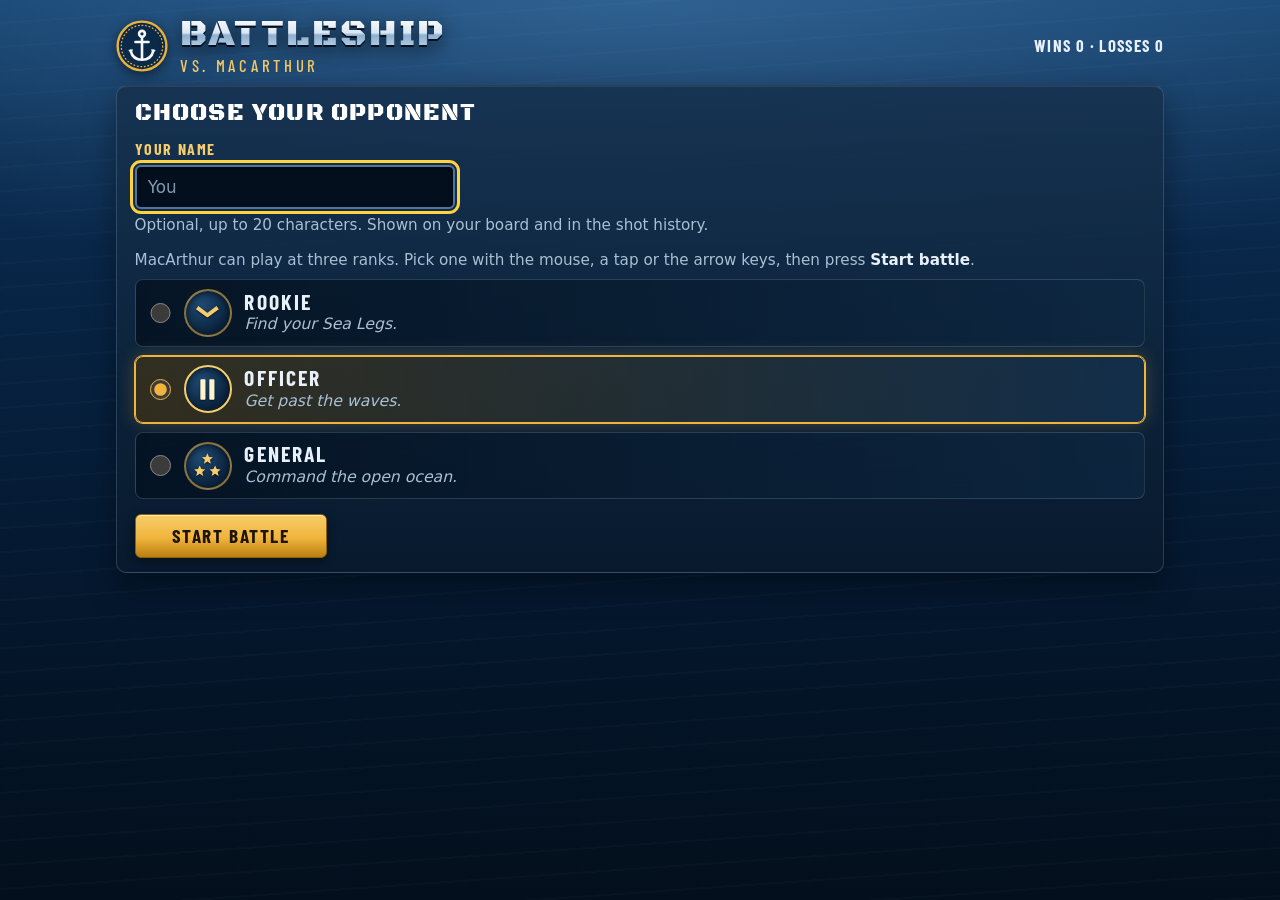
<file: index.html>
<!DOCTYPE html>
<html lang="en">
<head>
  <meta charset="utf-8">
  <meta name="viewport" content="width=device-width, initial-scale=1">
  <meta name="description" content="Classic Battleship in your browser: you against MacArthur, the computer.">
  <title>Battleship vs. MacArthur</title>
  <meta name="theme-color" content="#071c33">
  <link rel="icon" href="favicon.svg" type="image/svg+xml">
  <link rel="preload" href="fonts/black-ops-one.woff2" as="font" type="font/woff2" crossorigin>
  <link rel="stylesheet" href="css/styles.css">
</head>
<body class="phase-choosing">
  <header class="site-header">
    <div class="brand">
      <svg class="emblem" viewBox="0 0 64 64" aria-hidden="true" focusable="false">
        <circle cx="32" cy="32" r="30" fill="#0b2a4a" stroke="#e8b03f" stroke-width="3"/>
        <circle cx="32" cy="32" r="25.5" fill="none" stroke="#e8b03f" stroke-width="1.5" stroke-dasharray="2.2 2.2"/>
        <g fill="none" stroke="#f4f7fb" stroke-width="3.2" stroke-linecap="round">
          <circle cx="32" cy="17" r="3.6"/>
          <path d="M32 21 V48"/>
          <path d="M24 27 H40"/>
          <path d="M18 38 C20 46 26 49 32 49 C38 49 44 46 46 38"/>
        </g>
        <path d="M15 37 L21 36 L19 41Z M49 37 L43 36 L45 41Z" fill="#f4f7fb"/>
      </svg>
      <h1><span class="title">Battleship</span> <span class="vs" id="vs-line">vs. MacArthur</span></h1>
    </div>
    <div class="header-controls">
      <p class="rank-badge" id="rank-badge" hidden></p>
      <button type="button" id="new-game" hidden>New game</button>
      <p class="tally" id="tally">Wins 0 · Losses 0</p>
    </div>
  </header>

  <main>
    <!-- Screen readers hear every announcement from this hidden live region. -->
    <p id="announcer" class="sr-only" role="status" aria-live="polite" aria-atomic="true"></p>

    <section class="status" aria-label="Game status">
      <p id="prompt" class="prompt"></p>
      <p id="last-player" class="last-shot"></p>
      <p id="last-computer" class="last-shot"></p>
    </section>

    <section id="rank-panel" class="panel rank-panel" aria-labelledby="rank-heading" hidden>
      <h2 id="rank-heading" tabindex="-1">Choose your opponent</h2>
      <form id="rank-form">
        <div class="name-field">
          <label for="player-name">Your name</label>
          <input id="player-name" name="player-name" type="text" autocomplete="nickname"
                 spellcheck="false" placeholder="You" aria-describedby="name-help">
          <p id="name-help" class="help">Optional, up to 20 characters. Shown on your board and in the shot history.</p>
        </div>
        <fieldset class="rank-options">
          <legend class="help">MacArthur can play at three ranks. Pick one with the mouse, a tap or the
            arrow keys, then press <strong>Start battle</strong>.</legend>
          <div id="rank-choices"></div>
        </fieldset>
        <div class="controls">
          <button type="submit" id="choose-rank" class="primary">Start battle</button>
        </div>
      </form>
    </section>

    <section id="placement" class="panel" aria-labelledby="placement-heading">
      <h2 id="placement-heading">Place your fleet</h2>
      <p class="help">
        Pick a ship, then click (or tap) a square on your fleet's board to place it.
        The ship starts at that square and runs right or down.
        Turn it with the <strong>Rotate</strong> button, the <kbd>Shift</kbd> key or <kbd>R</kbd>.
        Click a placed ship to pick it up again.
        Keyboard: <kbd>Tab</kbd> to the board, arrow keys to move, <kbd>Enter</kbd> to place.
      </p>
      <ul id="ship-list" class="ship-list" aria-label="Ships to place"></ul>
      <div class="controls">
        <button type="button" id="rotate">Rotate</button>
        <button type="button" id="randomize">Randomize</button>
        <button type="button" id="clear">Clear</button>
        <button type="button" id="start" class="primary" disabled>Start game</button>
      </div>
    </section>

    <section id="fire-panel" class="panel" aria-labelledby="fire-heading" hidden>
      <h2 id="fire-heading" class="sr-only">Call your shot</h2>
      <form id="shot-form" class="shot-form" autocomplete="off">
        <label for="shot-input">Call your shot</label>
        <input id="shot-input" name="shot" type="text" inputmode="text" autocapitalize="characters"
               spellcheck="false" maxlength="6" placeholder="e.g. D4" aria-describedby="shot-help">
        <button type="submit" id="fire" class="primary">Fire</button>
      </form>
      <p id="shot-help" class="help">
        Type a letter A–J and a number 1–10, or click a square on <strong>MacArthur's waters</strong>.
        Keyboard: arrow keys to move, <kbd>Enter</kbd> to fire.
      </p>
    </section>

    <section id="end-panel" class="panel end-panel" aria-labelledby="end-panel-heading" hidden>
      <h2 id="end-panel-heading"></h2>
      <div class="controls">
        <button type="button" id="reveal-inline">Reveal MacArthur's ships</button>
        <button type="button" id="play-again-inline" class="primary">Play again</button>
        <button type="button" id="change-rank-inline">Change rank</button>
      </div>
    </section>

    <div class="boards">
      <section id="player-wrap" class="board-wrap" aria-labelledby="player-heading">
        <h2 id="player-heading">Your fleet</h2>
        <div id="player-board"></div>
        <ul id="player-fleet" class="fleet-status" aria-label="Your ships"></ul>
      </section>
      <section id="enemy-wrap" class="board-wrap" aria-labelledby="enemy-heading">
        <h2 id="enemy-heading">MacArthur's waters</h2>
        <div id="enemy-board"></div>
        <ul id="enemy-fleet" class="fleet-status" aria-label="MacArthur's ships"></ul>
      </section>
    </div>

    <section class="legend" aria-label="Legend">
      <span><span class="peg miss" aria-hidden="true"></span> White peg = miss</span>
      <span><span class="peg hit" aria-hidden="true"></span> Red peg = hit</span>
      <span><span class="swatch ship" aria-hidden="true"></span> Your ship</span>
      <span><span class="swatch sunk" aria-hidden="true"></span> Sunk ship</span>
    </section>

    <section class="log-wrap" aria-labelledby="log-heading">
      <h2 id="log-heading">Shot history</h2>
      <ol id="log" class="log"></ol>
    </section>
  </main>

  <dialog id="end-dialog" class="end-dialog" aria-labelledby="end-title" aria-describedby="end-last end-text end-rank">
    <h2 id="end-title"></h2>
    <p id="end-last"></p>
    <p id="end-text"></p>
    <p id="end-rank"></p>
    <p id="end-tally" class="tally"></p>
    <div class="controls">
      <button type="button" id="reveal">Reveal MacArthur's ships</button>
      <button type="button" id="play-again" class="primary">Play again</button>
      <button type="button" id="change-rank">Change rank</button>
    </div>
  </dialog>

  <!-- Order matters: rules, then each rank, then the list of ranks, then the screen, then startup. -->
  <script src="js/rules.js"></script>
  <script src="js/ranks/rookie.js"></script>
  <script src="js/ranks/officer.js"></script>
  <script src="js/ranks/general.js"></script>
  <script src="js/opponents.js"></script>
  <script src="js/ui.js"></script>
  <script src="js/main.js"></script>
</body>
</html>
</file>
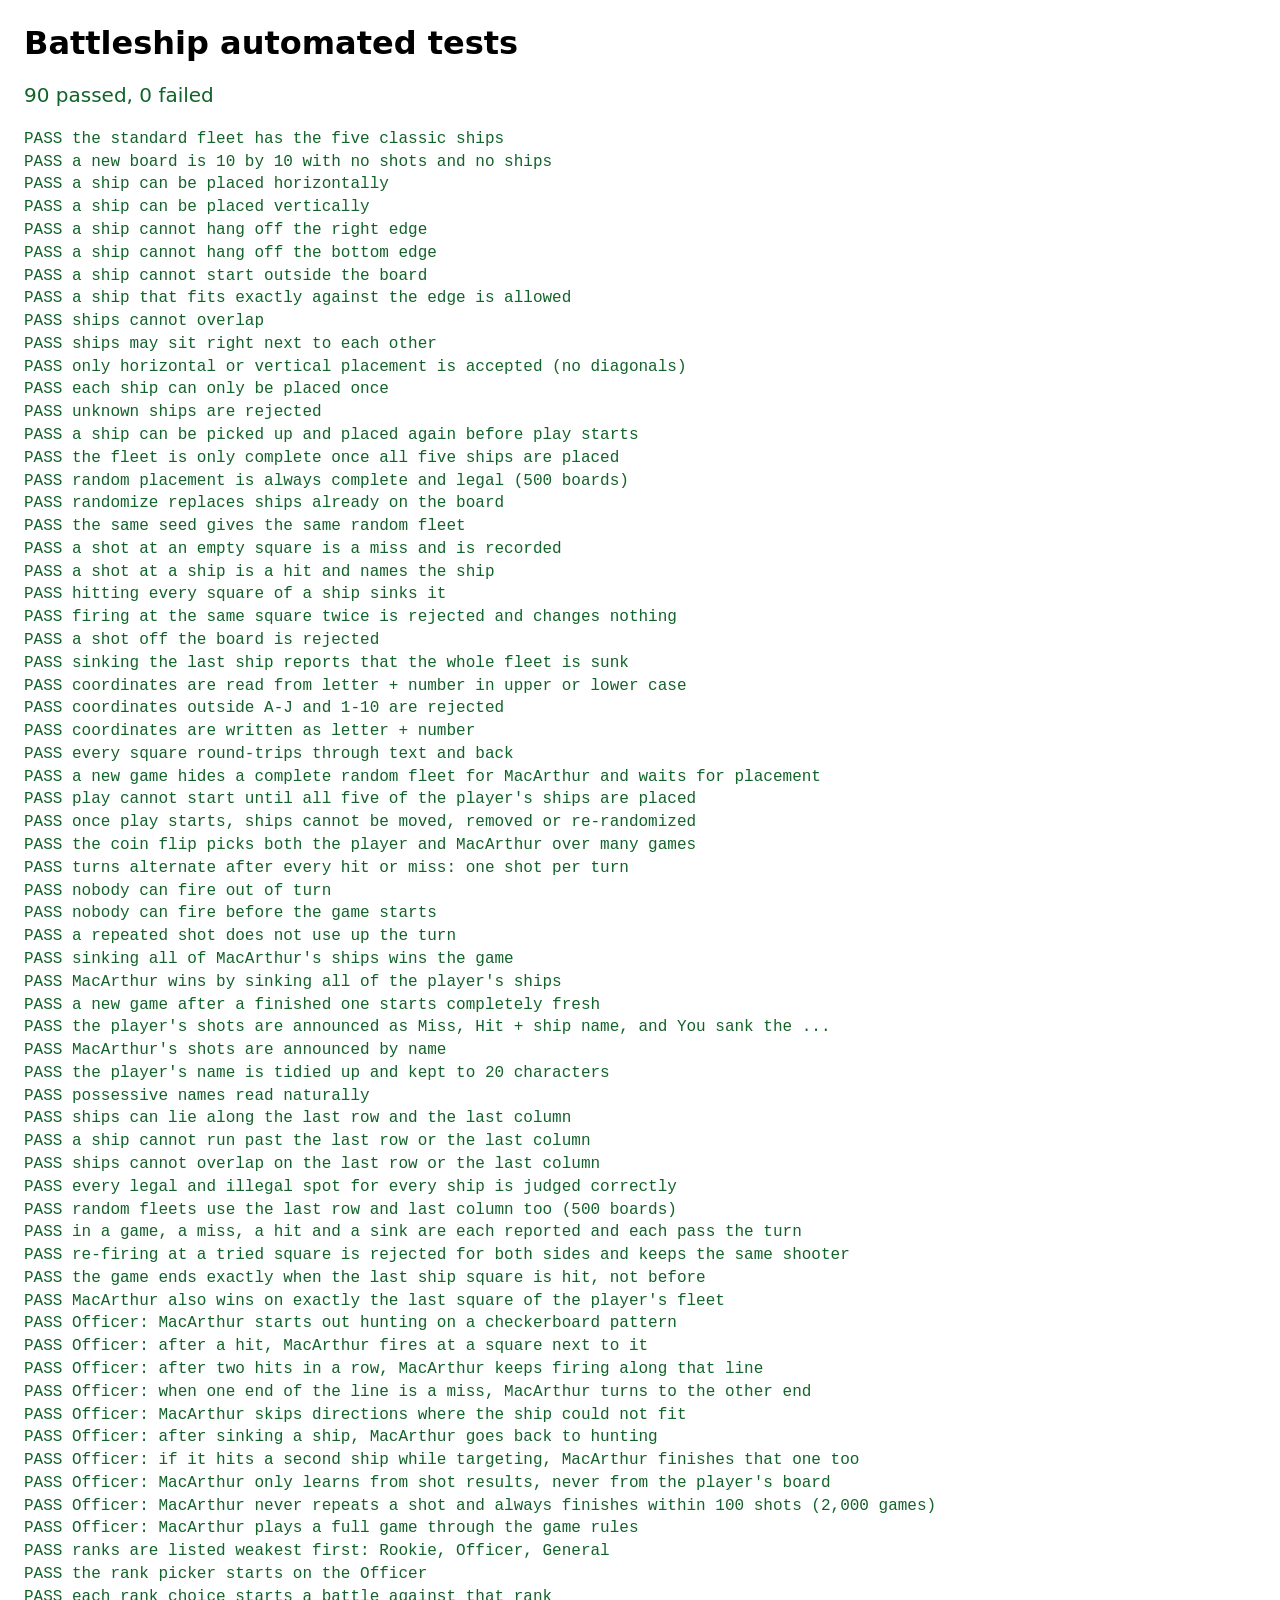
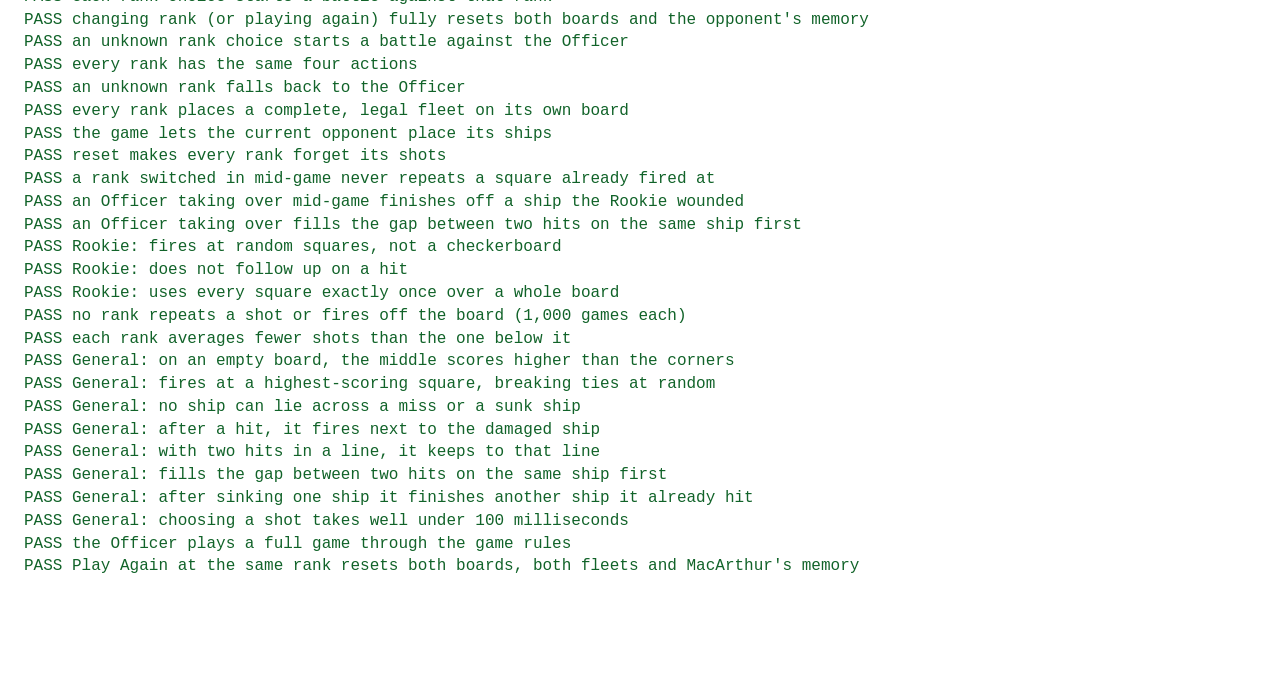
<file: tests/run.html>
<!DOCTYPE html>
<html lang="en">
<head>
  <meta charset="utf-8">
  <meta name="viewport" content="width=device-width, initial-scale=1">
  <title>Battleship tests</title>
  <style>
    body { font-family: system-ui, sans-serif; margin: 1.5rem; }
    ul { list-style: none; padding: 0; font-family: ui-monospace, monospace; }
    li { padding: 0.15rem 0; }
    .pass { color: #116329; }
    .fail { color: #b3261e; font-weight: bold; }
    #summary { font-size: 1.25rem; }
  </style>
</head>
<body>
  <h1>Battleship automated tests</h1>
  <div id="results" role="status"></div>

  <!-- Order matters: game code first, then the test runner, then the tests. -->
  <script src="../js/rules.js"></script>
  <script src="../js/ranks/rookie.js"></script>
  <script src="../js/ranks/officer.js"></script>
  <script src="../js/ranks/general.js"></script>
  <script src="../js/opponents.js"></script>
  <script src="harness.js"></script>
  <script src="rules.test.js"></script>
  <script src="opponents.test.js"></script>
  <script>TestHarness.run(document.getElementById('results'));</script>
</body>
</html>
</file>
<file: css/styles.css>
/* Fonts are stored in the repo so the game looks the same offline. Both are
   free under the SIL Open Font License (see fonts/). */
@font-face {
  font-family: "Black Ops One"; font-weight: 400; font-display: swap;
  src: url("../fonts/black-ops-one.woff2") format("woff2");
}
@font-face {
  font-family: "Barlow Condensed"; font-weight: 500; font-display: swap;
  src: url("../fonts/barlow-condensed-500.woff2") format("woff2");
}
@font-face {
  font-family: "Barlow Condensed"; font-weight: 700; font-display: swap;
  src: url("../fonts/barlow-condensed-700.woff2") format("woff2");
}

:root {
  --text: #e8f1fa;
  --muted: #a9bfd4;
  --navy-950: #030f1c;
  --navy-900: #061a2f;
  --navy-800: #0a2642;
  --navy-700: #12365c;
  --steel-line: rgba(150, 185, 220, 0.22);
  --brass: #f0b43c;
  --brass-light: #f7cd6b;
  --brass-dark: #b97f12;
  --signal: #e2472c;
  --sea-light: #1d9c97;
  --sea: #13777a;
  --sea-deep: #0c5560;
  --grid: rgba(235, 250, 255, 0.5);
  --hit: #e3122b;
  --miss: #ffffff;
  --ok: #5fe08c;
  --bad: #ff6b6b;
  --focus: #ffd23f;
  --display: "Black Ops One", Impact, "Arial Black", sans-serif;
  --label: "Barlow Condensed", "Arial Narrow", system-ui, sans-serif;
  font-family: system-ui, -apple-system, "Segoe UI", Roboto, sans-serif;
  color: var(--text);
  background: var(--navy-950);
  color-scheme: dark;
}

* { box-sizing: border-box; }

/* Night sky over open ocean, with a faint glow on the horizon. */
body {
  margin: 0; line-height: 1.45; min-height: 100vh;
  background:
    radial-gradient(ellipse 120% 45% at 50% 0%, rgba(110, 170, 225, 0.32), transparent 70%),
    repeating-linear-gradient(176deg, transparent 0 22px, rgba(140, 200, 255, 0.025) 22px 24px),
    linear-gradient(180deg, #123f6b 0%, #0b2d52 16%, #072241 38%, #04162b 70%, #030f1c 100%);
  background-attachment: fixed;
}

main { max-width: 1080px; margin: 0 auto; padding: 0 1rem 2.5rem; }

h1, h2 { line-height: 1.15; }
h2 {
  font-family: var(--label); font-weight: 700; font-size: 1.2rem; letter-spacing: 0.1em;
  text-transform: uppercase; color: var(--brass-light); margin: 0 0 0.6rem;
}

.sr-only {
  position: absolute; width: 1px; height: 1px; padding: 0; margin: -1px;
  overflow: hidden; clip: rect(0 0 0 0); white-space: nowrap; border: 0;
}

/* ---------- Header ---------- */
.site-header {
  display: flex; flex-wrap: wrap; align-items: center; justify-content: space-between;
  gap: 0.5rem 1rem; max-width: 1080px; margin: 0 auto; padding: 1rem 1rem 0.6rem;
}
.brand { display: flex; align-items: center; gap: 0.75rem; min-width: 0; }
.emblem { width: 52px; height: 52px; flex: none; filter: drop-shadow(0 3px 6px rgba(0, 0, 0, 0.5)); }
.site-header h1 { margin: 0; display: flex; flex-direction: column; }
.site-header .title {
  font-family: var(--display); font-weight: 400; font-size: 2.3rem; letter-spacing: 0.06em;
  text-transform: uppercase; line-height: 1;
  background: linear-gradient(180deg, #ffffff 0%, #dbe7f3 45%, #8fb0d0 52%, #c9dbec 100%);
  -webkit-background-clip: text; background-clip: text; color: transparent;
  filter: drop-shadow(0 2px 0 #02101f) drop-shadow(0 4px 10px rgba(0, 0, 0, 0.6));
}
.site-header .vs {
  font-family: var(--label); font-weight: 500; font-size: 1.05rem; letter-spacing: 0.22em;
  text-transform: uppercase; color: var(--brass-light); margin-top: 0.2rem;
}
.header-controls { display: flex; flex-wrap: wrap; align-items: center; gap: 0.5rem 1rem; }
.tally {
  margin: 0; font-family: var(--label); font-weight: 700; font-size: 1.05rem; letter-spacing: 0.08em;
  text-transform: uppercase; color: var(--text);
}
.rank-badge {
  margin: 0; padding: 0.25rem 0.85rem; border-radius: 4px; font-family: var(--label); font-weight: 700;
  font-size: 1rem; letter-spacing: 0.1em; text-transform: uppercase; color: #1d1404;
  background: linear-gradient(180deg, var(--brass-light), var(--brass) 55%, var(--brass-dark));
  box-shadow: inset 0 1px 0 rgba(255, 255, 255, 0.5), 0 2px 6px rgba(0, 0, 0, 0.4);
}

/* ---------- Panels ---------- */
.panel, .board-wrap, .log-wrap, .status {
  background: linear-gradient(180deg, rgba(22, 50, 80, 0.92), rgba(8, 26, 45, 0.94));
  border: 1px solid var(--steel-line); border-radius: 10px;
  box-shadow: 0 12px 32px rgba(0, 0, 0, 0.38), inset 0 1px 0 rgba(255, 255, 255, 0.08);
}
.panel { padding: 0.9rem 1.1rem; margin-bottom: 0.9rem; }
.help { color: var(--muted); margin: 0.25rem 0 0.6rem; font-size: 0.95rem; }
.help strong { color: var(--text); }

/* The bridge readout: whose turn it is and the last shots. */
.status {
  position: relative; padding: 0.7rem 1rem 0.7rem 1.3rem; margin: 0.4rem 0 0.9rem; min-height: 3.4rem;
  overflow: hidden;
}
.status::before {
  content: ""; position: absolute; inset: 0 auto 0 0; width: 5px;
  background: linear-gradient(180deg, var(--brass-light), var(--brass-dark));
}
.status p { margin: 0.1rem 0; }
.prompt {
  font-family: var(--label); font-weight: 700; font-size: 1.35rem; letter-spacing: 0.06em;
  text-transform: uppercase; color: #fff;
}
.last-shot { color: var(--muted); }
.last-shot:empty { display: none; }

/* ---------- Controls ---------- */
button, input { font: inherit; }

button {
  min-height: 44px; padding: 0.45rem 1.05rem; border-radius: 6px; cursor: pointer;
  font-family: var(--label); font-weight: 700; font-size: 1.05rem; letter-spacing: 0.08em;
  text-transform: uppercase; color: var(--text);
  border: 1px solid #4f739a;
  background: linear-gradient(180deg, #2d5379, #1b3757 60%, #15304d);
  box-shadow: inset 0 1px 0 rgba(255, 255, 255, 0.16), 0 2px 4px rgba(0, 0, 0, 0.35);
  transition: filter 120ms, transform 80ms;
}
button:hover:not(:disabled) { filter: brightness(1.18); }
button:active:not(:disabled) { transform: translateY(1px); }
button:disabled { opacity: 0.45; cursor: not-allowed; }
button.primary {
  color: #1d1404; border-color: #8f6208;
  background: linear-gradient(180deg, var(--brass-light), var(--brass) 55%, var(--brass-dark));
  box-shadow: inset 0 1px 0 rgba(255, 255, 255, 0.55), 0 3px 8px rgba(0, 0, 0, 0.4);
}
#fire {
  color: #fff; border-color: #7a160a; min-width: 6rem;
  background: linear-gradient(180deg, #f2664a, var(--signal) 55%, #a92612);
  text-shadow: 0 1px 0 rgba(0, 0, 0, 0.35);
}

:focus-visible { outline: 3px solid var(--focus); outline-offset: 2px; }

input[type="text"] {
  min-height: 44px; padding: 0.3rem 0.7rem; color: #fff; background: var(--navy-950);
  border: 2px solid #4f739a; border-radius: 6px; box-shadow: inset 0 2px 4px rgba(0, 0, 0, 0.5);
}
input[type="text"]::placeholder { color: #7f98b1; }

kbd {
  font: 0.85em ui-monospace, monospace; padding: 0 0.35em; color: var(--text);
  border: 1px solid #4f739a; border-bottom-width: 2px; border-radius: 3px; background: var(--navy-800);
}

.controls { display: flex; flex-wrap: wrap; gap: 0.6rem; }

/* ---------- Opponent picker ---------- */
.rank-panel h2 { font-family: var(--display); font-weight: 400; font-size: 1.5rem; letter-spacing: 0.05em; color: #fff; }
.name-field { margin-bottom: 0.8rem; }
.name-field label {
  display: block; margin-bottom: 0.3rem; font-family: var(--label); font-weight: 700;
  letter-spacing: 0.1em; text-transform: uppercase; color: var(--brass-light);
}
.name-field input { width: 100%; max-width: 20rem; font-size: 1.05rem; }
.name-field .help { margin: 0.3rem 0 0; }
.rank-options { border: 0; margin: 0 0 0.9rem; padding: 0; min-width: 0; }
.rank-options legend { padding: 0; margin-bottom: 0.5rem; }
#rank-choices { display: grid; gap: 0.55rem; }
.rank-option {
  display: grid; grid-template-columns: auto auto 1fr; align-items: center; gap: 0 0.8rem;
  padding: 0.55rem 0.9rem; border: 1px solid var(--steel-line); border-radius: 8px; cursor: pointer;
  background: linear-gradient(90deg, rgba(4, 18, 33, 0.85), rgba(14, 40, 66, 0.7));
  transition: border-color 120ms, box-shadow 120ms, background 120ms;
}
.rank-option:hover { border-color: rgba(240, 180, 60, 0.6); }
.rank-option input { grid-row: span 2; width: 1.3rem; height: 1.3rem; margin: 0; accent-color: var(--brass); }
.rank-insignia {
  grid-row: span 2; display: grid; place-items: center; width: 3rem; height: 3rem; border-radius: 50%;
  color: var(--brass-light); background: radial-gradient(circle at 35% 30%, #1f4a75, #0a223b 70%);
  border: 2px solid rgba(240, 180, 60, 0.55); box-shadow: inset 0 2px 6px rgba(0, 0, 0, 0.5);
}
.rank-insignia svg { width: 70%; height: 70%; filter: drop-shadow(0 1px 1px rgba(0, 0, 0, 0.6)); }
.rank-option .rank-name {
  align-self: end; font-family: var(--label); font-weight: 700; font-size: 1.35rem;
  letter-spacing: 0.1em; text-transform: uppercase; line-height: 1.1;
}
.rank-option .rank-desc { align-self: start; color: var(--muted); font-size: 0.98rem; font-style: italic; }
.rank-option:has(input:checked) {
  border-color: var(--brass);
  background: linear-gradient(90deg, rgba(80, 56, 10, 0.55), rgba(20, 48, 76, 0.85));
  box-shadow: 0 0 0 1px var(--brass), 0 0 18px rgba(240, 180, 60, 0.25);
}
.rank-option:has(input:checked) .rank-insignia { border-color: var(--brass-light); color: #fff3cf; }
.rank-option:has(input:focus-visible) { outline: 3px solid var(--focus); outline-offset: 2px; }
#choose-rank { min-width: 12rem; font-size: 1.2rem; }
body.phase-choosing .status, body.phase-choosing .boards,
body.phase-choosing .legend, body.phase-choosing .log-wrap { display: none; }

/* ---------- Placement and firing ---------- */
.ship-list { list-style: none; padding: 0; margin: 0 0 0.7rem; display: flex; flex-wrap: wrap; gap: 0.45rem; }
.ship-list button { font-size: 0.98rem; }
.ship-list button[aria-pressed="true"] {
  border-color: var(--brass-light); box-shadow: 0 0 0 2px var(--brass), 0 0 12px rgba(240, 180, 60, 0.35);
}
.ship-list button.placed { color: #c9f5d6; border-color: #3f8f61; background: linear-gradient(180deg, #23573f, #173d2c); }

.shot-form { display: flex; flex-wrap: wrap; align-items: center; gap: 0.6rem; }
.shot-form label {
  font-family: var(--label); font-weight: 700; font-size: 1.2rem; letter-spacing: 0.1em;
  text-transform: uppercase; color: var(--brass-light);
}
.shot-form input {
  width: 7.5rem; text-transform: uppercase; font-family: var(--label); font-weight: 700;
  font-size: 1.3rem; letter-spacing: 0.12em; text-align: center;
}
.shot-form input::placeholder { text-transform: none; font-weight: 500; letter-spacing: 0.04em; }

.end-panel h2 { font-family: var(--display); font-weight: 400; font-size: 1.5rem; color: #fff; }

/* ---------- Boards ---------- */
.boards { display: grid; gap: 1rem; grid-template-columns: 1fr; }
@media (min-width: 860px) {
  .boards { grid-template-columns: 1fr 1fr; }
}
/* On phones the board you need right now comes first. */
@media (max-width: 859px) {
  body.phase-playing #enemy-wrap { order: -1; }
}

.board-wrap { padding: 0.9rem; }
.board-wrap h2 { text-align: center; }
body.phase-placing #enemy-wrap { opacity: 0.55; }

.board {
  width: 100%; max-width: 470px; margin: 0 auto; border-collapse: collapse; table-layout: fixed;
  /* The sea shows through every square; the header row and column cover it. */
  background:
    radial-gradient(ellipse 80% 60% at 25% 15%, rgba(255, 255, 255, 0.16), transparent 60%),
    repeating-linear-gradient(170deg, transparent 0 9px, rgba(255, 255, 255, 0.035) 9px 11px),
    linear-gradient(160deg, var(--sea-light), var(--sea) 55%, var(--sea-deep));
  box-shadow: 0 6px 18px rgba(0, 0, 0, 0.45);
}
.board th, .board thead td {
  background: #0c2238; font-family: var(--label); font-weight: 700; font-size: 0.9rem;
  color: var(--muted); padding: 2px 0;
}
.board thead td, .board tbody th { width: 1.6em; }
.board td { padding: 0; border: 1px solid var(--grid); }
.board thead td { border: 0; }

.cell {
  position: relative; display: flex; align-items: center; justify-content: center;
  width: 100%; aspect-ratio: 1 / 1; min-height: 0; padding: 0; border: 0; border-radius: 0;
  background: transparent; box-shadow: none; cursor: pointer; filter: none; transform: none;
}
.cell:hover:not([aria-disabled="true"]) { filter: none; background: rgba(255, 255, 255, 0.16); }
#enemy-board .cell:not([aria-disabled="true"]) { cursor: crosshair; }
#enemy-board .cell:hover:not([aria-disabled="true"]) {
  background: radial-gradient(circle, transparent 30%, rgba(255, 210, 63, 0.22) 31%, transparent 70%);
  box-shadow: inset 0 0 0 2px var(--focus);
}
.cell:active:not([aria-disabled="true"]) { transform: none; }
.cell[aria-disabled="true"] { cursor: default; }
.cell:focus-visible { outline: 3px solid var(--focus); outline-offset: -3px; z-index: 2; }

/* Ships: one long grey hull across their squares, with a pointed bow,
   a squared stern, a deck line and a gun turret on each middle square. */
.cell.ship::before, .cell.sunk::before, .cell.revealed::before {
  content: ""; position: absolute; pointer-events: none;
  background:
    linear-gradient(var(--deck-dir, 180deg), transparent 45%, rgba(30, 40, 52, 0.45) 45% 55%, transparent 55%),
    linear-gradient(var(--deck-dir, 180deg), #dfe6ed 0%, #a7b3bf 40%, #7b8794 75%, #56616d 100%);
  box-shadow: 0 2px 3px rgba(0, 0, 0, 0.35);
}
.cell.hull-h::before { top: 17%; bottom: 17%; left: -1px; right: -1px; }
.cell.hull-v::before { left: 17%; right: 17%; top: -1px; bottom: -1px; --deck-dir: 90deg; }
.cell.hull-h.bow::before { left: 4%; border-radius: 70% 0 0 70% / 50% 0 0 50%; }
.cell.hull-h.stern::before { right: 8%; border-radius: 0 14% 14% 0; }
.cell.hull-v.bow::before { top: 4%; border-radius: 50% 50% 0 0 / 70% 70% 0 0; }
.cell.hull-v.stern::before { bottom: 8%; border-radius: 0 0 14% 14%; }
.cell.ship:not(.bow):not(.stern)::after, .cell.revealed:not(.bow):not(.stern)::after {
  content: ""; position: absolute; width: 30%; height: 30%; border-radius: 3px; pointer-events: none;
  background: linear-gradient(135deg, #8b96a2, #3f4954); box-shadow: 0 1px 2px rgba(0, 0, 0, 0.5);
}
.cell.sunk::before {
  background:
    linear-gradient(var(--deck-dir, 180deg), transparent 45%, rgba(0, 0, 0, 0.4) 45% 55%, transparent 55%),
    linear-gradient(var(--deck-dir, 180deg), #6e4a42 0%, #4a2a25 45%, #2a1512 100%);
  opacity: 0.92;
}
.cell.revealed::before { opacity: 0.75; outline: 2px dashed rgba(255, 255, 255, 0.85); outline-offset: -2px; }
.cell.preview-ok { background: rgba(95, 224, 140, 0.4); box-shadow: inset 0 0 0 3px var(--ok); }
.cell.preview-bad { background: rgba(255, 107, 107, 0.4); box-shadow: inset 0 0 0 3px var(--bad); }

/* ---------- Pegs ---------- */
.peg {
  position: relative; z-index: 1; display: inline-flex; align-items: center; justify-content: center;
  width: 55%; height: 55%; border-radius: 50%;
}
.peg.miss {
  width: 36%; height: 36%;
  background: radial-gradient(circle at 35% 30%, #ffffff, #e3ebf2 55%, #9fb2c4);
  box-shadow: 0 0 0 3px rgba(255, 255, 255, 0.22), 0 0 0 6px rgba(255, 255, 255, 0.1), 0 2px 3px rgba(0, 0, 0, 0.45);
}
.peg.hit {
  width: 62%; height: 62%; color: #fff; font-weight: 900; font-size: 0.8em;
  background: radial-gradient(circle at 35% 30%, #ff6a6a, var(--hit) 55%, #7c0010);
  border: 2px solid rgba(255, 255, 255, 0.9);
  box-shadow: 0 0 10px 3px rgba(255, 130, 20, 0.75), 0 0 22px 6px rgba(255, 70, 0, 0.35);
}
.peg.hit::after { content: "\2715"; line-height: 1; text-shadow: 0 1px 1px rgba(0, 0, 0, 0.5); }

/* ---------- Legend, fleet lists and log ---------- */
.legend {
  display: flex; flex-wrap: wrap; gap: 0.5rem 1.4rem; justify-content: center;
  margin: 1rem 0; color: var(--muted); font-size: 0.95rem;
}
.legend > span { display: inline-flex; align-items: center; gap: 0.45rem; }
.legend .peg { flex: none; }
.legend .peg.hit { width: 1.3em; height: 1.3em; font-size: 0.7rem; box-shadow: 0 0 6px 2px rgba(255, 130, 20, 0.6); }
.legend .peg.miss { width: 0.9em; height: 0.9em; }
.swatch { display: inline-block; width: 1.8em; height: 0.8em; border-radius: 50% 3px 3px 50% / 50% 3px 3px 50%; }
.swatch.ship { background: linear-gradient(180deg, #dfe6ed, #a7b3bf 40%, #56616d); }
.swatch.sunk { background: linear-gradient(180deg, #6e4a42, #2a1512); }

.fleet-status { list-style: none; padding: 0; margin: 0.75rem 0 0; display: flex; flex-wrap: wrap; gap: 0.4rem; justify-content: center; }
.fleet-status li {
  font-family: var(--label); font-weight: 500; font-size: 0.95rem; letter-spacing: 0.04em;
  padding: 0.1rem 0.6rem; border-radius: 4px; color: var(--text);
  background: rgba(4, 18, 33, 0.75); border: 1px solid var(--steel-line);
}
.fleet-status li.sunk {
  color: #ffb3a8; background: rgba(110, 20, 12, 0.55); border-color: rgba(255, 107, 87, 0.5);
  text-decoration: line-through; text-decoration-thickness: 2px;
}

.log-wrap { padding: 0.9rem 1.1rem; }
.log {
  margin: 0; padding-left: 2rem; max-height: 14rem; overflow-y: auto; font-size: 0.95rem;
  font-variant-numeric: tabular-nums; scrollbar-color: #4f739a transparent;
}
.log li { padding: 0.1rem 0; border-bottom: 1px solid rgba(150, 185, 220, 0.08); }
.log li::marker { color: #7f98b1; }
.log li.player { color: var(--text); }
.log li.computer { color: var(--muted); }

/* ---------- Win / lose screen ---------- */
.end-dialog {
  border: 2px solid var(--brass); border-radius: 12px; padding: 1.8rem 1.5rem 1.5rem;
  max-width: min(92vw, 440px); text-align: center; color: var(--text);
  background:
    radial-gradient(ellipse 90% 50% at 50% 0%, rgba(240, 180, 60, 0.18), transparent 70%),
    linear-gradient(180deg, #12365c, #061a2f);
  box-shadow: 0 20px 60px rgba(0, 0, 0, 0.6), inset 0 1px 0 rgba(255, 255, 255, 0.12);
}
.end-dialog::backdrop { background: rgba(2, 10, 20, 0.72); backdrop-filter: blur(3px); }
.end-dialog h2 {
  font-family: var(--display); font-weight: 400; font-size: 2.2rem; letter-spacing: 0.04em;
  text-transform: uppercase; color: var(--brass-light); margin-bottom: 0.6rem;
  text-shadow: 0 2px 0 #02101f, 0 0 18px rgba(240, 180, 60, 0.35);
}
.end-dialog[data-outcome="defeat"] { border-color: #c9442f; }
.end-dialog[data-outcome="defeat"] h2 { color: #ff8a73; text-shadow: 0 2px 0 #02101f, 0 0 18px rgba(255, 90, 60, 0.4); }
.end-dialog p { margin: 0.35rem 0; }
.end-dialog .tally { margin-top: 0.8rem; color: var(--brass-light); }
.end-dialog .controls { justify-content: center; margin-top: 1.1rem; }

/* ---------- Phones ---------- */
@media (max-width: 480px) {
  main { padding: 0 0.5rem 1.5rem; }
  .site-header { padding: 0.6rem 0.6rem 0.4rem; gap: 0.4rem 0.75rem; }
  .emblem { width: 40px; height: 40px; }
  .site-header .title { font-size: 1.75rem; }
  .site-header .vs { font-size: 0.9rem; letter-spacing: 0.16em; }
  .board-wrap, .panel, .log-wrap { padding: 0.65rem 0.55rem; }
  .shot-form label { flex-basis: 100%; }
  .rank-option { padding: 0.45rem 0.7rem; gap: 0 0.65rem; }
  .rank-insignia { width: 2.6rem; height: 2.6rem; }
}

/* ---------- Phone battle layout ----------
   An upright phone can't show both boards at full size, so during a battle
   MacArthur's board (the one you tap) stays full width and your fleet
   shrinks to a small board beside the bridge readout and the shot box. */
@media (max-width: 600px) {
  body.phase-playing main, body.phase-over main {
    display: grid; grid-template-columns: minmax(0, 46fr) minmax(0, 54fr); align-items: start; gap: 0.45rem;
    grid-template-areas: "enemy enemy" "player status" "player fire" "legend legend" "log log";
  }
  body.phase-playing .boards, body.phase-over .boards { display: contents; }
  body.phase-playing #enemy-wrap, body.phase-over #enemy-wrap { grid-area: enemy; padding: 0.4rem; }
  body.phase-playing #player-wrap, body.phase-over #player-wrap { grid-area: player; padding: 0.4rem 0.3rem; }
  body.phase-playing .status, body.phase-over .status {
    grid-area: status; margin: 0; min-height: 0; padding: 0.4rem 0.5rem 0.4rem 0.8rem;
  }
  body.phase-playing .prompt, body.phase-over .prompt { font-size: 0.95rem; letter-spacing: 0.04em; }
  body.phase-playing .last-shot, body.phase-over .last-shot { font-size: 0.82rem; line-height: 1.25; }
  #fire-panel, #end-panel { grid-area: fire; margin: 0; padding: 0.5rem; }
  #shot-help { display: none; }
  .shot-form { gap: 0.35rem; }
  .shot-form input { flex: 1 1 3.5rem; width: 3.5rem; min-width: 0; font-size: 1.1rem; padding: 0.35rem 0.3rem; }
  .shot-form button { flex: none; padding: 0.45rem 0.8rem; }
  .end-panel h2 { font-size: 1.1rem; margin-bottom: 0.4rem; }
  .end-panel .controls { gap: 0.35rem; }
  .end-panel .controls button { flex: 1 1 100%; font-size: 0.9rem; padding: 0.4rem 0.5rem; }
  body.phase-playing .board-wrap h2, body.phase-over .board-wrap h2 { font-size: 0.95rem; margin-bottom: 0.3rem; }
  body.phase-playing #player-wrap h2, body.phase-over #player-wrap h2 { font-size: 0.75rem; letter-spacing: 0.06em; }
  body.phase-playing #player-board .board th, body.phase-playing #player-board .board thead td,
  body.phase-over #player-board .board th, body.phase-over #player-board .board thead td { font-size: 0.55rem; padding: 0; }
  body.phase-playing .fleet-status, body.phase-over .fleet-status { margin-top: 0.35rem; gap: 0.25rem; }
  body.phase-playing .fleet-status li, body.phase-over .fleet-status li { font-size: 0.78rem; padding: 0 0.35rem; }
  /* The small board already shows which of your ships are sunk; the list stays for screen readers. */
  body.phase-playing #player-fleet, body.phase-over #player-fleet, .shot-form label {
    position: absolute; width: 1px; height: 1px; margin: -1px; overflow: hidden; clip: rect(0 0 0 0); white-space: nowrap;
  }
  body.phase-playing .legend, body.phase-over .legend { grid-area: legend; margin: 0.3rem 0; font-size: 0.85rem; }
  body.phase-playing .log-wrap, body.phase-over .log-wrap { grid-area: log; }
  /* Short screens (or a browser toolbar) shrink MacArthur's board just enough to keep your fleet in view. */
  body.phase-playing #enemy-board .board, body.phase-over #enemy-board .board { max-width: max(270px, min(470px, 100svh - 330px)); }
  body.phase-playing .site-header, body.phase-over .site-header { padding: 0.4rem 0.5rem 0.3rem; gap: 0.3rem 0.6rem; }
  body.phase-playing .emblem, body.phase-over .emblem { width: 30px; height: 30px; }
  body.phase-playing .brand, body.phase-over .brand { gap: 0.45rem; }
  body.phase-playing .site-header .title, body.phase-over .site-header .title { font-size: 1.35rem; }
  body.phase-playing .site-header h1, body.phase-over .site-header h1 { flex-direction: row; align-items: baseline; gap: 0.45rem; }
  body.phase-playing .site-header .vs, body.phase-over .site-header .vs { font-size: 0.7rem; margin-top: 0; letter-spacing: 0.12em; }
  body.phase-playing .header-controls, body.phase-over .header-controls { gap: 0.3rem 0.6rem; }
  body.phase-playing .rank-badge, body.phase-over .rank-badge { font-size: 0.75rem; padding: 0.15rem 0.5rem; }
  body.phase-playing #new-game, body.phase-over #new-game { font-size: 0.8rem; padding: 0.3rem 0.6rem; }
  body.phase-playing .tally, body.phase-over .tally { font-size: 0.8rem; }
}

/* ---------- Motion ---------- */
@media (prefers-reduced-motion: no-preference) {
  .peg { animation: drop 180ms ease-out; }
  .peg.miss::before, .peg.hit::before {
    content: ""; position: absolute; inset: -20%; border-radius: 50%; pointer-events: none;
    animation: ripple 650ms ease-out forwards;
  }
  .peg.miss::before { border: 2px solid rgba(255, 255, 255, 0.85); }
  .peg.hit::before { background: radial-gradient(circle, rgba(255, 220, 120, 0.95), rgba(255, 90, 0, 0.6) 45%, transparent 70%); }
  @keyframes drop { from { transform: scale(0.4); opacity: 0; } to { transform: scale(1); opacity: 1; } }
  @keyframes ripple { from { transform: scale(0.5); opacity: 1; } to { transform: scale(2.4); opacity: 0; } }
  .end-dialog[open] { animation: rise 260ms ease-out; }
  @keyframes rise { from { transform: translateY(16px) scale(0.97); opacity: 0; } to { transform: none; opacity: 1; } }
}

@media (forced-colors: active) {
  .cell.ship, .cell.sunk, .cell.revealed { border: 2px solid CanvasText; }
  .cell::before, .cell::after { forced-color-adjust: none; }
  .peg { border: 2px solid CanvasText; }
  .site-header .title { color: CanvasText; background: none; }
}
</file>
